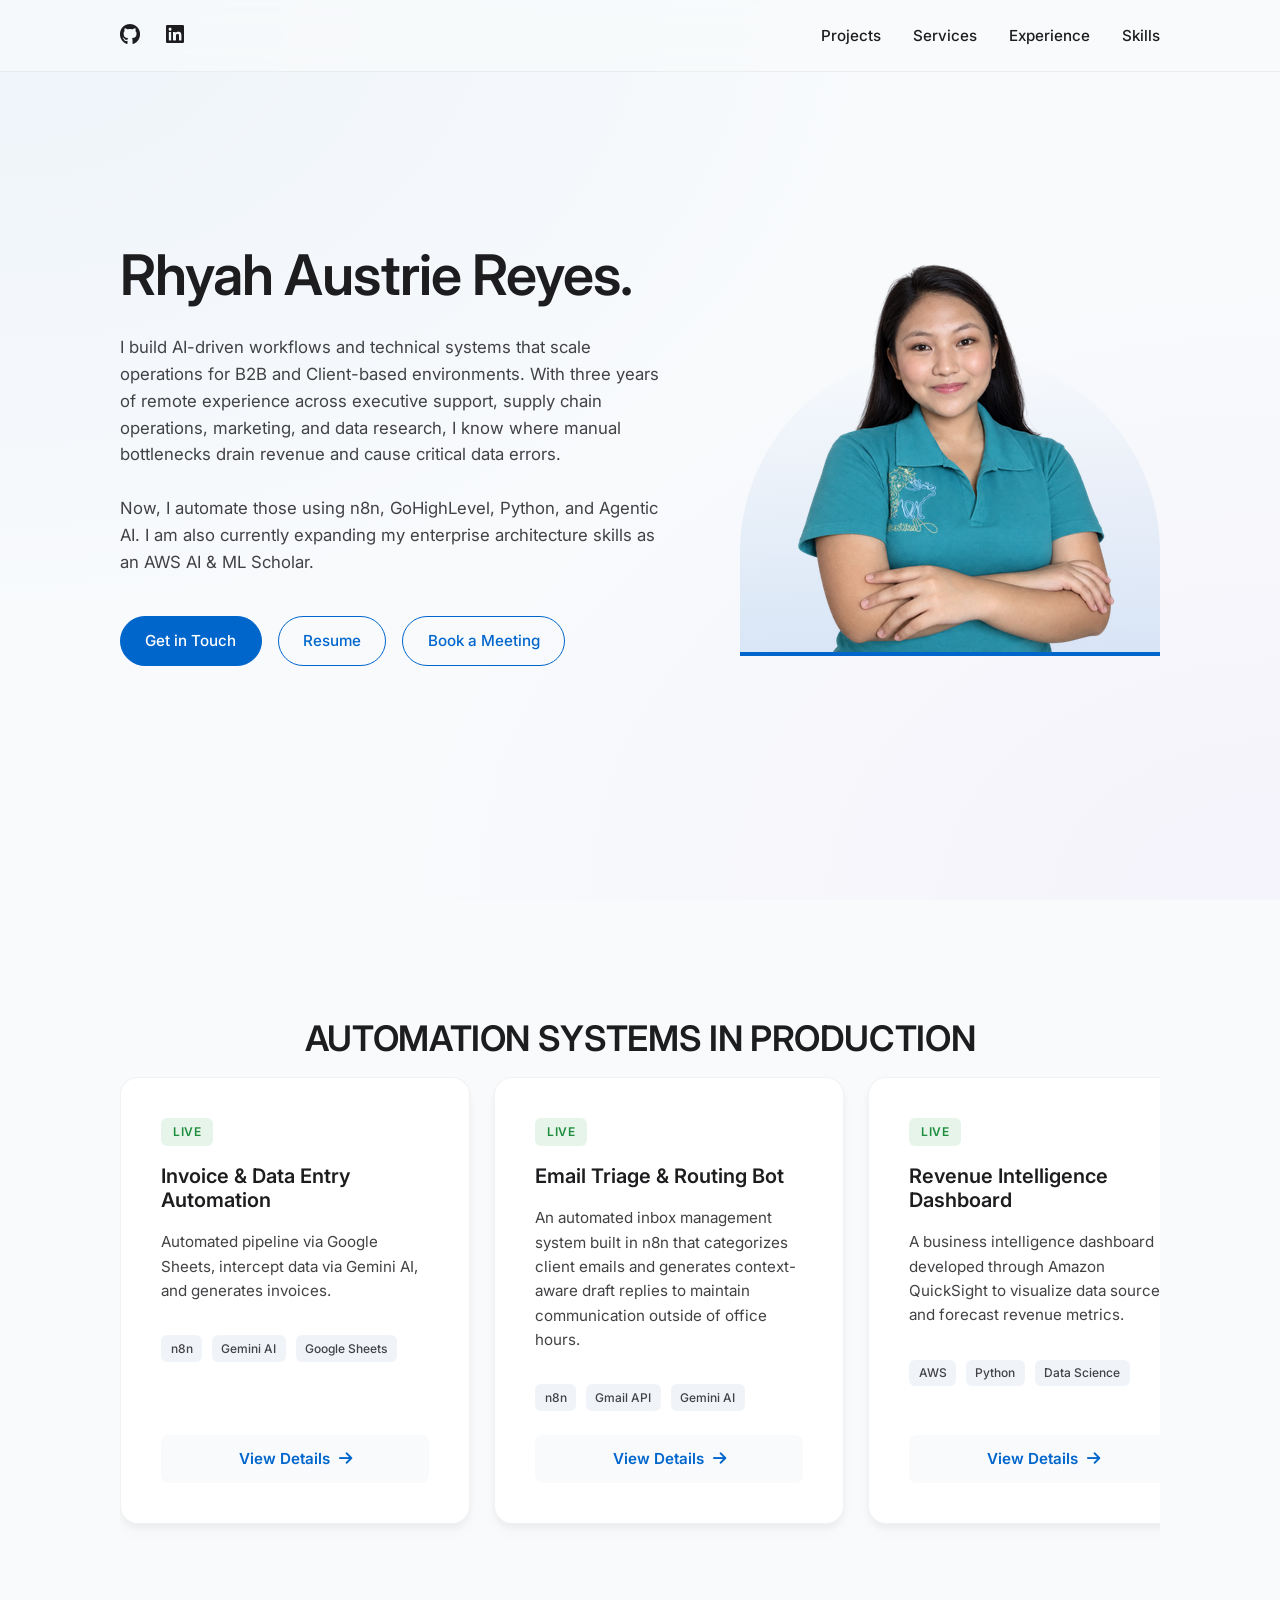
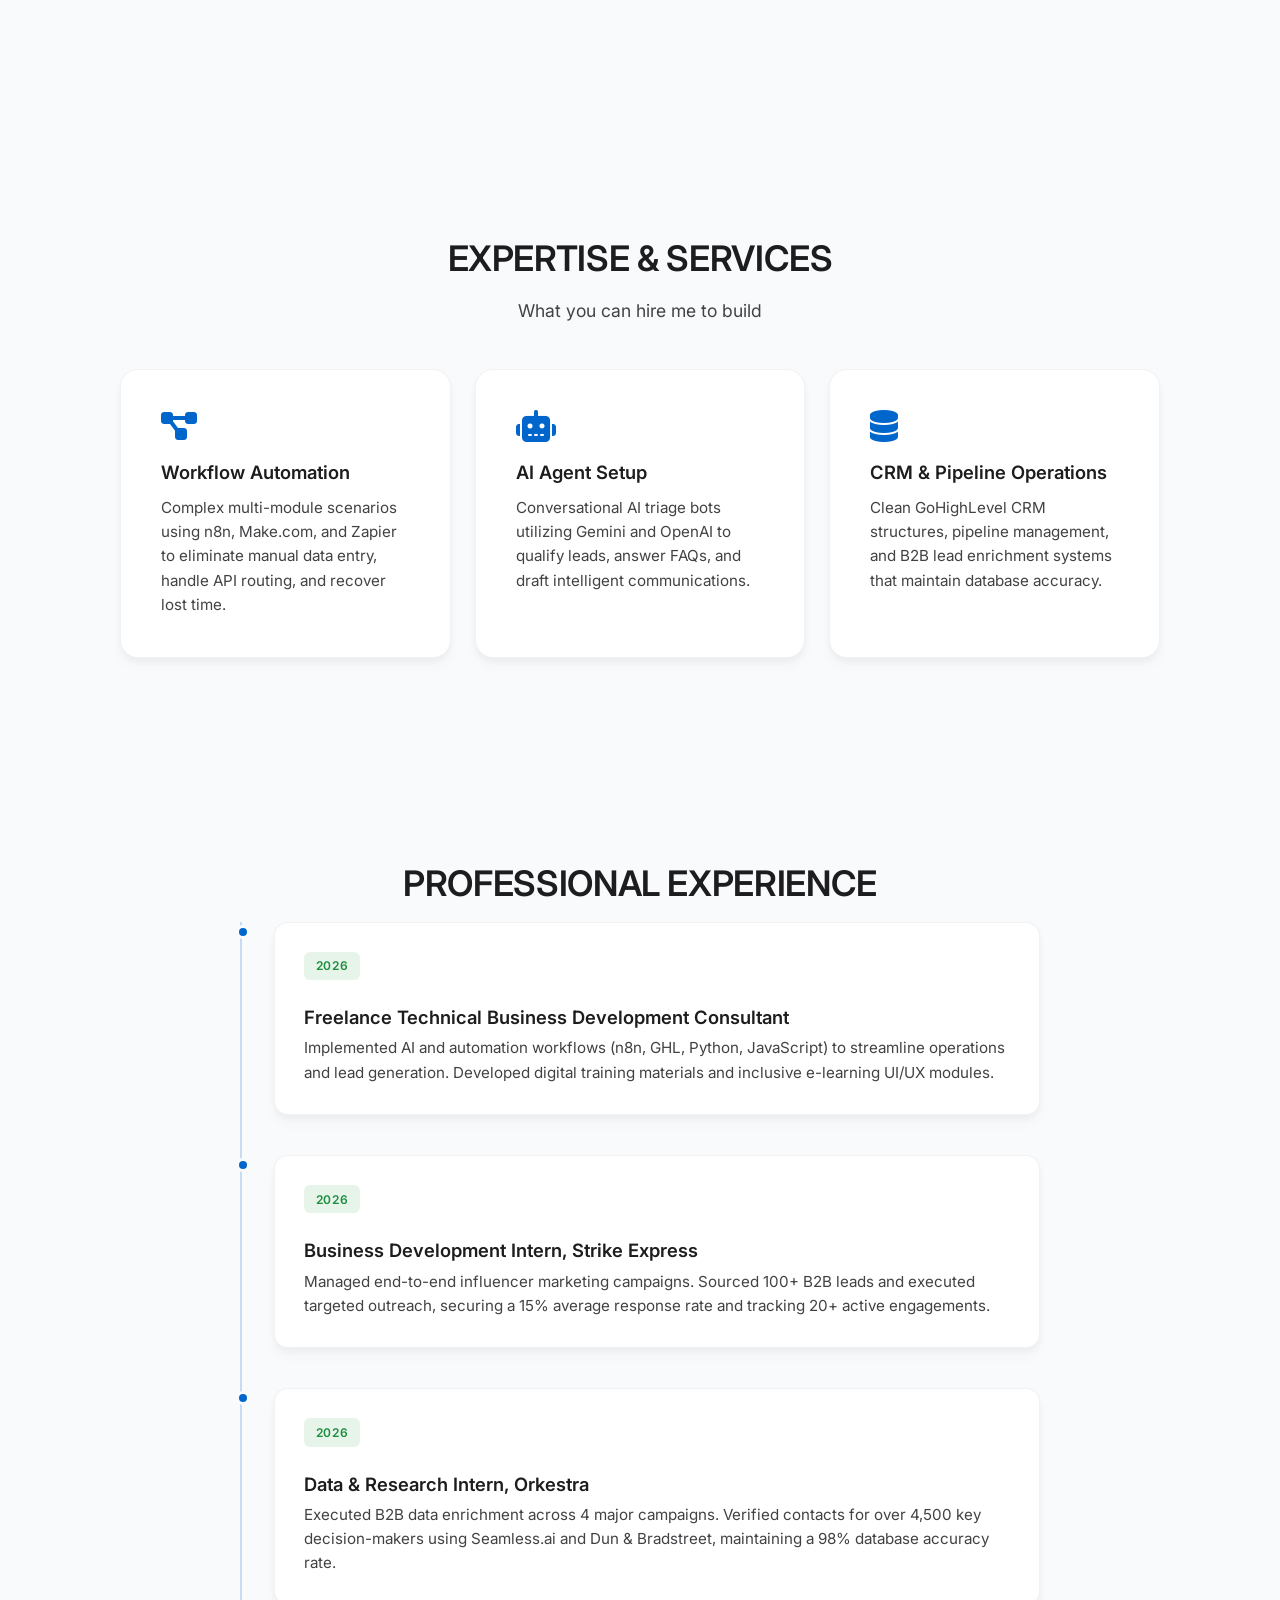
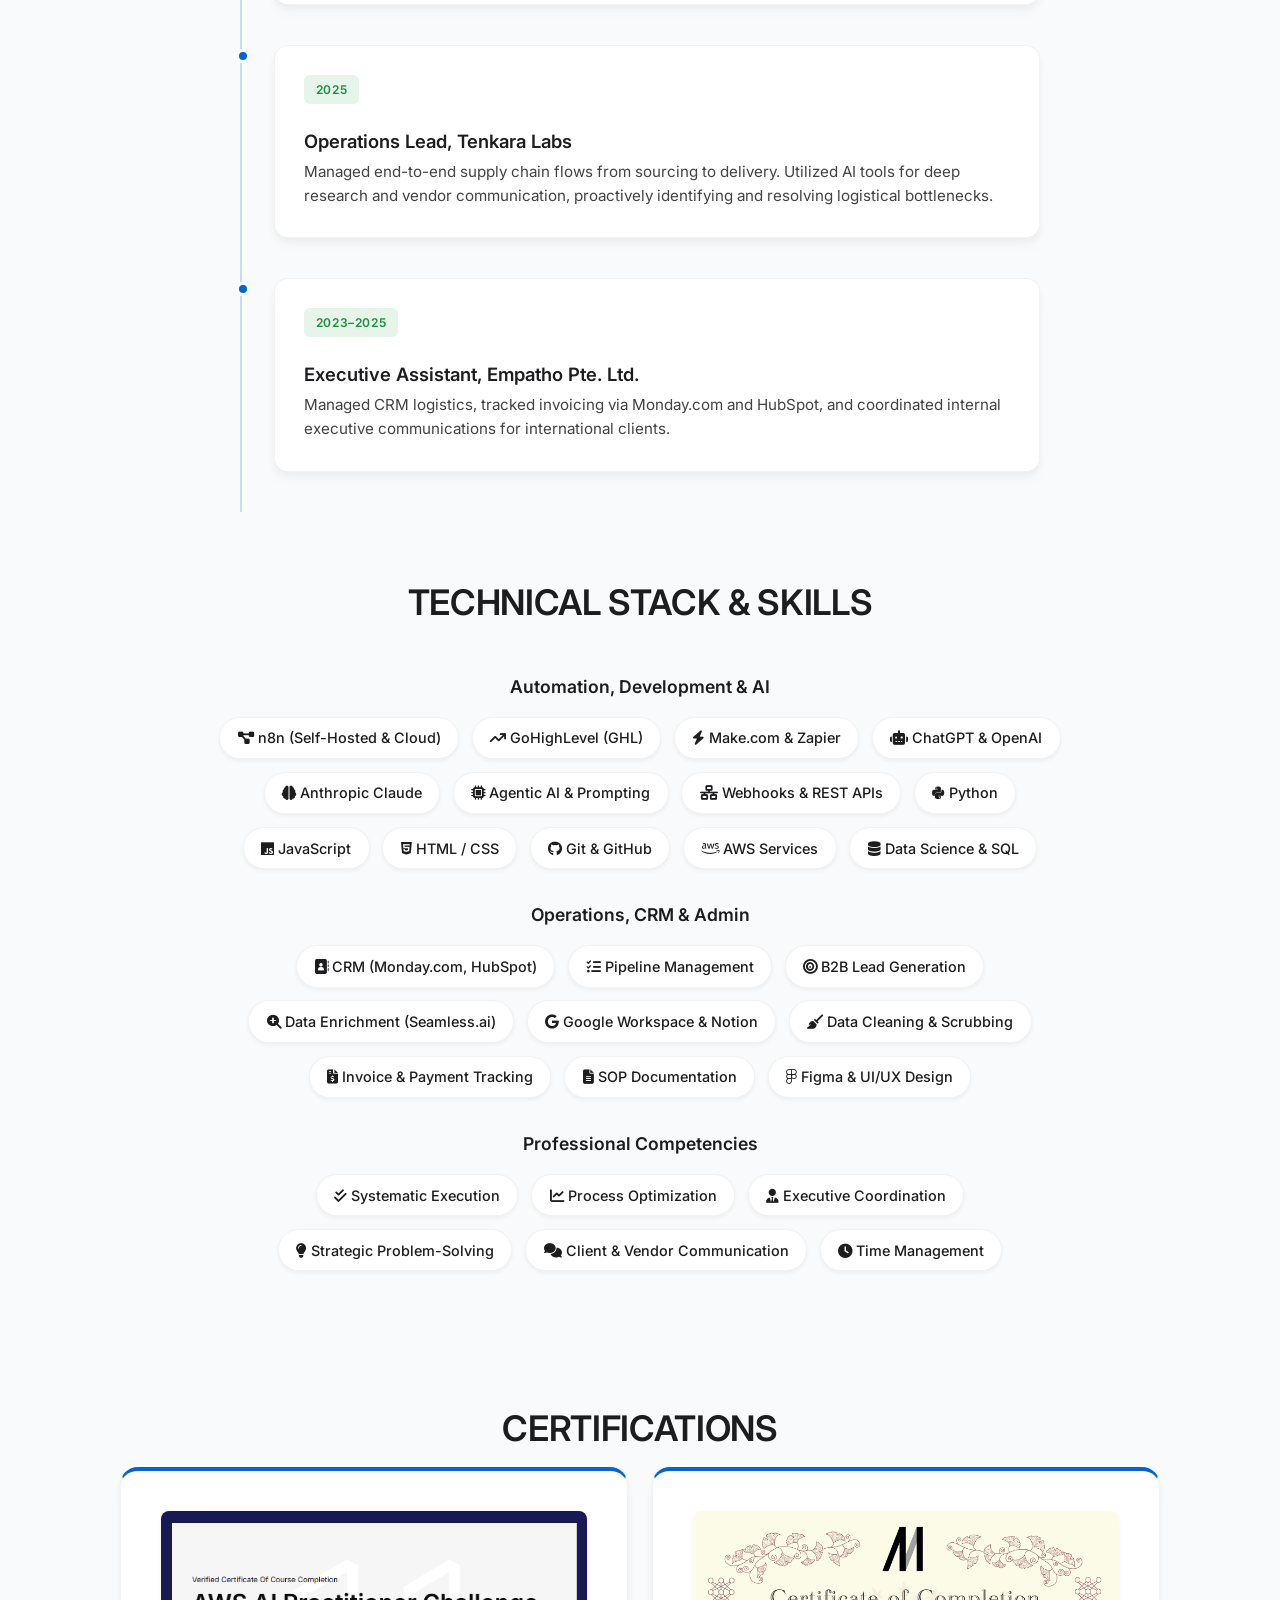
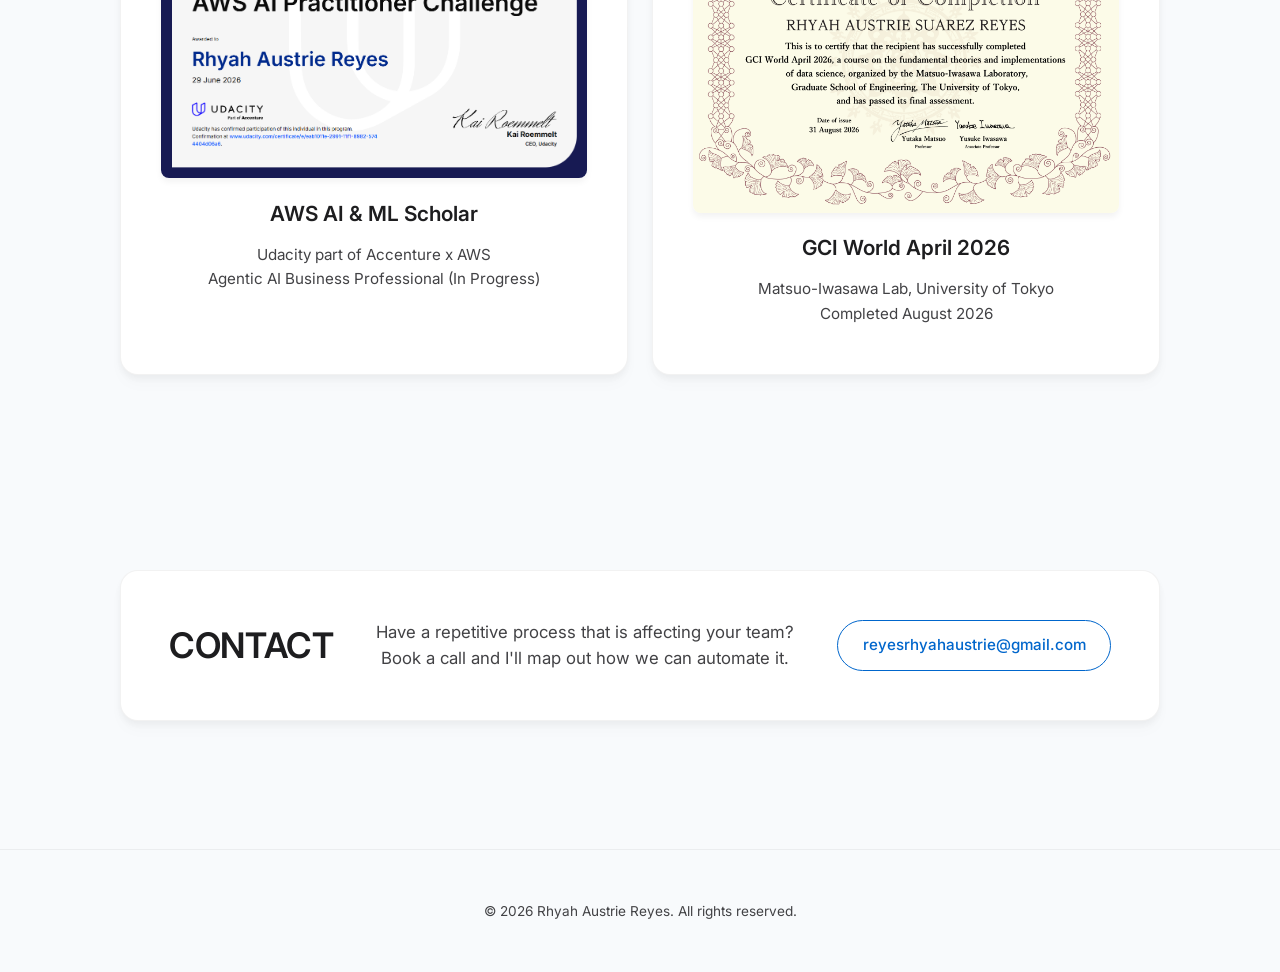
<file: index.html>
<!DOCTYPE html>
<html lang="en">
<head>
    <meta charset="UTF-8" />
    <meta name="viewport" content="width=device-width, initial-scale=1" />
    <meta name="description" content="Rhyah Austrie Reyes: Technical Operations and AI Automation Specialist. I build n8n, Python, and Agentic AI workflows that scale B2B operations." />
    <meta name="author" content="Rhyah Austrie Reyes">
    <link rel="preconnect" href="https://fonts.googleapis.com" />
    <link rel="preconnect" href="https://fonts.gstatic.com" crossorigin />
    <link href="https://fonts.googleapis.com/css2?family=Inter:wght@400;500;600;700&display=swap" rel="stylesheet" />
    <link rel="stylesheet" href="https://cdnjs.cloudflare.com/ajax/libs/font-awesome/6.4.0/css/all.min.css">
    <link rel="icon" href="./assets/favicon.ico">
    <title>Rhyah Austrie Reyes | Technical Operations & AI Automation</title>
    <link rel="stylesheet" href="style.css" />
</head>

<body class="light" id="top">
    <header class="header">
        <div class="header__inner">
            <div class="social-links">
                <a target="_blank" href="https://github.com/reyesrhyahaustrie" aria-label="github" class="link link--icon"><i class="fab fa-github"></i></a>
                <a target="_blank" href="https://www.linkedin.com/in/rhyahaustriereyes/" aria-label="linkedin" class="link link--icon"><i class="fab fa-linkedin"></i></a>
            </div>
            <nav class="nav">
                <ul class="nav__list">
                    <li class="nav__list-item"><a class="link link--nav" href="#projects">Projects</a></li>
                    <li class="nav__list-item"><a class="link link--nav" href="#services">Services</a></li>
                    <li class="nav__list-item"><a class="link link--nav" href="#experience">Experience</a></li>
                    <li class="nav__list-item"><a class="link link--nav" href="#skills">Skills</a></li>
                </ul>
            </nav>
        </div>
    </header>

    <main>
        <div class="about">
            <div class="about__info">
                <h1><span class="about__name">Rhyah Austrie Reyes.</span></h1>
                <p class="about__desc">
                    I build AI-driven workflows and technical systems that scale operations for B2B and Client-based environments. With three years of remote experience across executive support, supply chain operations, marketing, and data research, I know where manual bottlenecks drain revenue and cause critical data errors.
                    <br><br>
                    Now, I automate those using n8n, GoHighLevel, Python, and Agentic AI. I am also currently expanding my enterprise architecture skills as an AWS AI & ML Scholar.
                </p>
                <div class="about__contact center">
                    <a href="#contact"><span class="btn btn--outline">Get in Touch</span></a>
                    <a target="_blank" href="./assets/Resume - Rhyah Reyes.pdf"><span class="btn btn--outline">Resume</span></a>
                    <a target="_blank" href="https://calendly.com/reyesrhyahaustrie/30min"><span class="btn btn--outline">Book a Meeting</span></a>
                </div>
            </div>
            
            <div class="about__image-container">
                <img src="./assets/profile-photo.png" alt="Rhyah Austrie Reyes" class="about__image-photo">
            </div>
        </div>

        <section id="projects" class="section projects">
            <h2 class="section__title">Automation Systems in Production</h2>
            <div class="projects__grid horizontal-scroll">

                <div class="project">
                    <span class="badge badge--live">LIVE</span>
                    <h5>Invoice & Data Entry Automation</h5>
                    <p class="project__description">Automated pipeline via Google Sheets, intercept data via Gemini AI, and generates invoices.</p>
                    <ul class="project__stack project__stack--left">
                        <li class="project__stack-item">n8n</li>
                        <li class="project__stack-item">Gemini AI</li>
                        <li class="project__stack-item">Google Sheets</li>
                    </ul>
                    <a href="project-invoice.html" class="btn--project">View Details <i class="fas fa-arrow-right" style="margin-left: 5px;"></i></a>
                </div>

                <div class="project">
                    <span class="badge badge--live">LIVE</span>
                    <h5>Email Triage & Routing Bot</h5>
                    <p class="project__description">An automated inbox management system built in n8n that categorizes client emails and generates context-aware draft replies to maintain communication outside of office hours.</p>
                    <ul class="project__stack">
                        <li class="project__stack-item">n8n</li>
                        <li class="project__stack-item">Gmail API</li>
                        <li class="project__stack-item">Gemini AI</li>
                    </ul>
                    <a href="project-email.html" class="btn--project">View Details <i class="fas fa-arrow-right" style="margin-left: 5px;"></i></a>
                </div>

                <div class="project">
                    <span class="badge badge--live">LIVE</span>
                    <h5>Revenue Intelligence Dashboard</h5>
                    <p class="project__description">A business intelligence dashboard developed through Amazon QuickSight to visualize data sources and forecast revenue metrics.</p>
                    <ul class="project__stack">
                        <li class="project__stack-item">AWS</li>
                        <li class="project__stack-item">Python</li>
                        <li class="project__stack-item">Data Science</li>
                    </ul>
                    <a href="project-dashboard.html" class="btn--project">View Details <i class="fas fa-arrow-right" style="margin-left: 5px;"></i></a>
                </div>
                
                <div class="project">
                    <span class="badge badge--live">LIVE</span>
                    <h5>OUmate EdTech App UI/UX Design</h5>
                    <p class="project__description">High-fidelity interactive wireframes for University of the Philippines - Open University productivity application.</p>
                    <ul class="project__stack">
                        <li class="project__stack-item">Figma</li>
                        <li class="project__stack-item">UI/UX Design</li>
                    </ul>
                    <a href="project-oumate.html" class="btn--project">View Details <i class="fas fa-arrow-right" style="margin-left: 5px;"></i></a>
                </div>

            </div>
        </section>

        <section class="section" id="services">
            <h2 class="section__title">Expertise & Services</h2>
            <p class="subhead">What you can hire me to build</p>
            <div class="services__grid">
                <div class="service-card">
                    <i class="fas fa-project-diagram service-icon"></i>
                    <h4>Workflow Automation</h4>
                    <p>Complex multi-module scenarios using n8n, Make.com, and Zapier to eliminate manual data entry, handle API routing, and recover lost time.</p>
                </div>
                <div class="service-card">
                    <i class="fas fa-robot service-icon"></i>
                    <h4>AI Agent Setup</h4>
                    <p>Conversational AI triage bots utilizing Gemini and OpenAI to qualify leads, answer FAQs, and draft intelligent communications.</p>
                </div>
                <div class="service-card">
                    <i class="fas fa-database service-icon"></i>
                    <h4>CRM & Pipeline Operations</h4>
                    <p>Clean GoHighLevel CRM structures, pipeline management, and B2B lead enrichment systems that maintain database accuracy.</p>
                </div>
            </div>
        </section>

        <section class="section" id="experience">
            <h2 class="section__title">Professional Experience</h2>
            <div class="experience__timeline">
                <div class="timeline-item">
                    <div class="timeline-marker"></div>
                    <div class="timeline-content">
                        <span class="badge badge--live">2026</span>
                        <h4>Freelance Technical Business Development Consultant</h4>
                        <p>Implemented AI and automation workflows (n8n, GHL, Python, JavaScript) to streamline operations and lead generation. Developed digital training materials and inclusive e-learning UI/UX modules.</p>
                    </div>
                </div>
                <div class="timeline-item">
                    <div class="timeline-marker"></div>
                    <div class="timeline-content">
                        <span class="badge badge--live">2026</span>
                        <h4>Business Development Intern, Strike Express</h4>
                        <p>Managed end-to-end influencer marketing campaigns. Sourced 100+ B2B leads and executed targeted outreach, securing a 15% average response rate and tracking 20+ active engagements.</p>
                    </div>
                </div>
                <div class="timeline-item">
                    <div class="timeline-marker"></div>
                    <div class="timeline-content">
                        <span class="badge badge--live">2026</span>
                        <h4>Data & Research Intern, Orkestra</h4>
                        <p>Executed B2B data enrichment across 4 major campaigns. Verified contacts for over 4,500 key decision-makers using Seamless.ai and Dun & Bradstreet, maintaining a 98% database accuracy rate.</p>
                    </div>
                </div>
                <div class="timeline-item">
                    <div class="timeline-marker"></div>
                    <div class="timeline-content">
                        <span class="badge badge--live">2025</span>
                        <h4>Operations Lead, Tenkara Labs</h4>
                        <p>Managed end-to-end supply chain flows from sourcing to delivery. Utilized AI tools for deep research and vendor communication, proactively identifying and resolving logistical bottlenecks.</p>
                    </div>
                </div>
                <div class="timeline-item">
                    <div class="timeline-marker"></div>
                    <div class="timeline-content">
                        <span class="badge badge--live">2023–2025</span>
                        <h4>Executive Assistant, Empatho Pte. Ltd.</h4>
                        <p>Managed CRM logistics, tracked invoicing via Monday.com and HubSpot, and coordinated internal executive communications for international clients.</p>
                    </div>
                </div>
            </div>
        </section>

        <section class="section skills" id="skills">
            <h2 class="section__title">Technical Stack & Skills</h2>
            
            <div class="tech-desc"><p>Automation, Development & AI</p></div>
            <ul class="skills__list">
                <li class="skills__list-item btn btn--plain"><i class="fas fa-project-diagram"></i> n8n (Self-Hosted & Cloud)</li>
                <li class="skills__list-item btn btn--plain"><i class="fas fa-arrow-trend-up"></i> GoHighLevel (GHL)</li>
                <li class="skills__list-item btn btn--plain"><i class="fas fa-bolt"></i> Make.com & Zapier</li>
                <li class="skills__list-item btn btn--plain"><i class="fas fa-robot"></i> ChatGPT & OpenAI</li>
                <li class="skills__list-item btn btn--plain"><i class="fas fa-brain"></i> Anthropic Claude</li>
                <li class="skills__list-item btn btn--plain"><i class="fas fa-microchip"></i> Agentic AI & Prompting</li>
                <li class="skills__list-item btn btn--plain"><i class="fas fa-network-wired"></i> Webhooks & REST APIs</li>
                <li class="skills__list-item btn btn--plain"><i class="fab fa-python"></i> Python</li>
                <li class="skills__list-item btn btn--plain"><i class="fab fa-js"></i> JavaScript</li>
                <li class="skills__list-item btn btn--plain"><i class="fab fa-html5"></i> HTML / CSS</li>
                <li class="skills__list-item btn btn--plain"><i class="fab fa-github"></i> Git & GitHub</li>
                <li class="skills__list-item btn btn--plain"><i class="fab fa-aws"></i> AWS Services</li>
                <li class="skills__list-item btn btn--plain"><i class="fas fa-database"></i> Data Science & SQL</li>
            </ul>
            
            <div class="tech-desc"><p>Operations, CRM & Admin</p></div>
            <ul class="skills__list">
                <li class="skills__list-item btn btn--plain"><i class="fas fa-address-book"></i> CRM (Monday.com, HubSpot)</li>
                <li class="skills__list-item btn btn--plain"><i class="fas fa-tasks"></i> Pipeline Management</li>
                <li class="skills__list-item btn btn--plain"><i class="fas fa-bullseye"></i> B2B Lead Generation</li>
                <li class="skills__list-item btn btn--plain"><i class="fas fa-search-plus"></i> Data Enrichment (Seamless.ai)</li>
                <li class="skills__list-item btn btn--plain"><i class="fab fa-google"></i> Google Workspace & Notion</li>
                <li class="skills__list-item btn btn--plain"><i class="fas fa-broom"></i> Data Cleaning & Scrubbing</li>
                <li class="skills__list-item btn btn--plain"><i class="fas fa-file-invoice-dollar"></i> Invoice & Payment Tracking</li>
                <li class="skills__list-item btn btn--plain"><i class="fas fa-file-alt"></i> SOP Documentation</li>
                <li class="skills__list-item btn btn--plain"><i class="fab fa-figma"></i> Figma & UI/UX Design</li>
            </ul>

            <div class="tech-desc"><p>Professional Competencies</p></div>
            <ul class="skills__list">
                <li class="skills__list-item btn btn--plain"><i class="fas fa-check-double"></i> Systematic Execution</li>
                <li class="skills__list-item btn btn--plain"><i class="fas fa-chart-line"></i> Process Optimization</li>
                <li class="skills__list-item btn btn--plain"><i class="fas fa-user-tie"></i> Executive Coordination</li>
                <li class="skills__list-item btn btn--plain"><i class="fas fa-lightbulb"></i> Strategic Problem-Solving</li>
                <li class="skills__list-item btn btn--plain"><i class="fas fa-comments"></i> Client & Vendor Communication</li>
                <li class="skills__list-item btn btn--plain"><i class="fas fa-clock"></i> Time Management</li>
            </ul>
        </section>

        <section class="section" id="certifications">
            <h2 class="section__title">Certifications</h2>
            <div class="projects__grid">
                <div class="project" style="text-align: center; border-top: 4px solid var(--clr-primary); align-items: center;">
                    <a href="https://www.linkedin.com/feed/update/urn:li:activity:7477340075903700994/" target="_blank" style="display: block;">
                        <img src="./assets/cert aws ai practitioner challenge.png" alt="AWS AI & ML Scholar Certificate" style="width: 100%; border-radius: 8px; margin-bottom: 1rem; box-shadow: 0 4px 6px rgba(0,0,0,0.05); transition: opacity 0.2s;" onmouseover="this.style.opacity='0.8'" onmouseout="this.style.opacity='1'">
                    </a>
                    <h5 style="margin-bottom: 0.5rem; font-size: 1.3rem;">AWS AI & ML Scholar</h5>
                    <p class="project__description">Udacity part of Accenture x AWS<br>Agentic AI Business Professional (In Progress)</p>
                </div>
                <div class="project" style="text-align: center; border-top: 4px solid var(--clr-primary); align-items: center;">
                    <a href="https://www.linkedin.com/feed/update/urn:li:activity:7505572441604329472/" target="_blank" style="display: block;">
                        <img src="./assets/cert gci.png" alt="GCI World April 2026 Certificate" style="width: 100%; border-radius: 8px; margin-bottom: 1rem; box-shadow: 0 4px 6px rgba(0,0,0,0.05); transition: opacity 0.2s;" onmouseover="this.style.opacity='0.8'" onmouseout="this.style.opacity='1'">
                    </a>
                    <h5 style="margin-bottom: 0.5rem; font-size: 1.3rem;">GCI World April 2026</h5>
                    <p class="project__description">Matsuo-Iwasawa Lab, University of Tokyo<br>Completed August 2026</p>
                </div>
            </div>
        </section>

        <section class="contact-banner" id="contact">
            <h2>Contact</h2>
            <p>Have a repetitive process that is affecting your team? Book a call and I'll map out how we can automate it.</p>
            <a href="mailto:reyesrhyahaustrie@gmail.com">
                <span class="btn btn--outline" style="white-space: nowrap;">reyesrhyahaustrie@gmail.com</span>
            </a>
        </section>
    </main>

    <footer class="footer">
        <p><span class="footer__link">&copy; 2026 Rhyah Austrie Reyes. All rights reserved.</span></p>
    </footer>
</body>
</html>
</file>
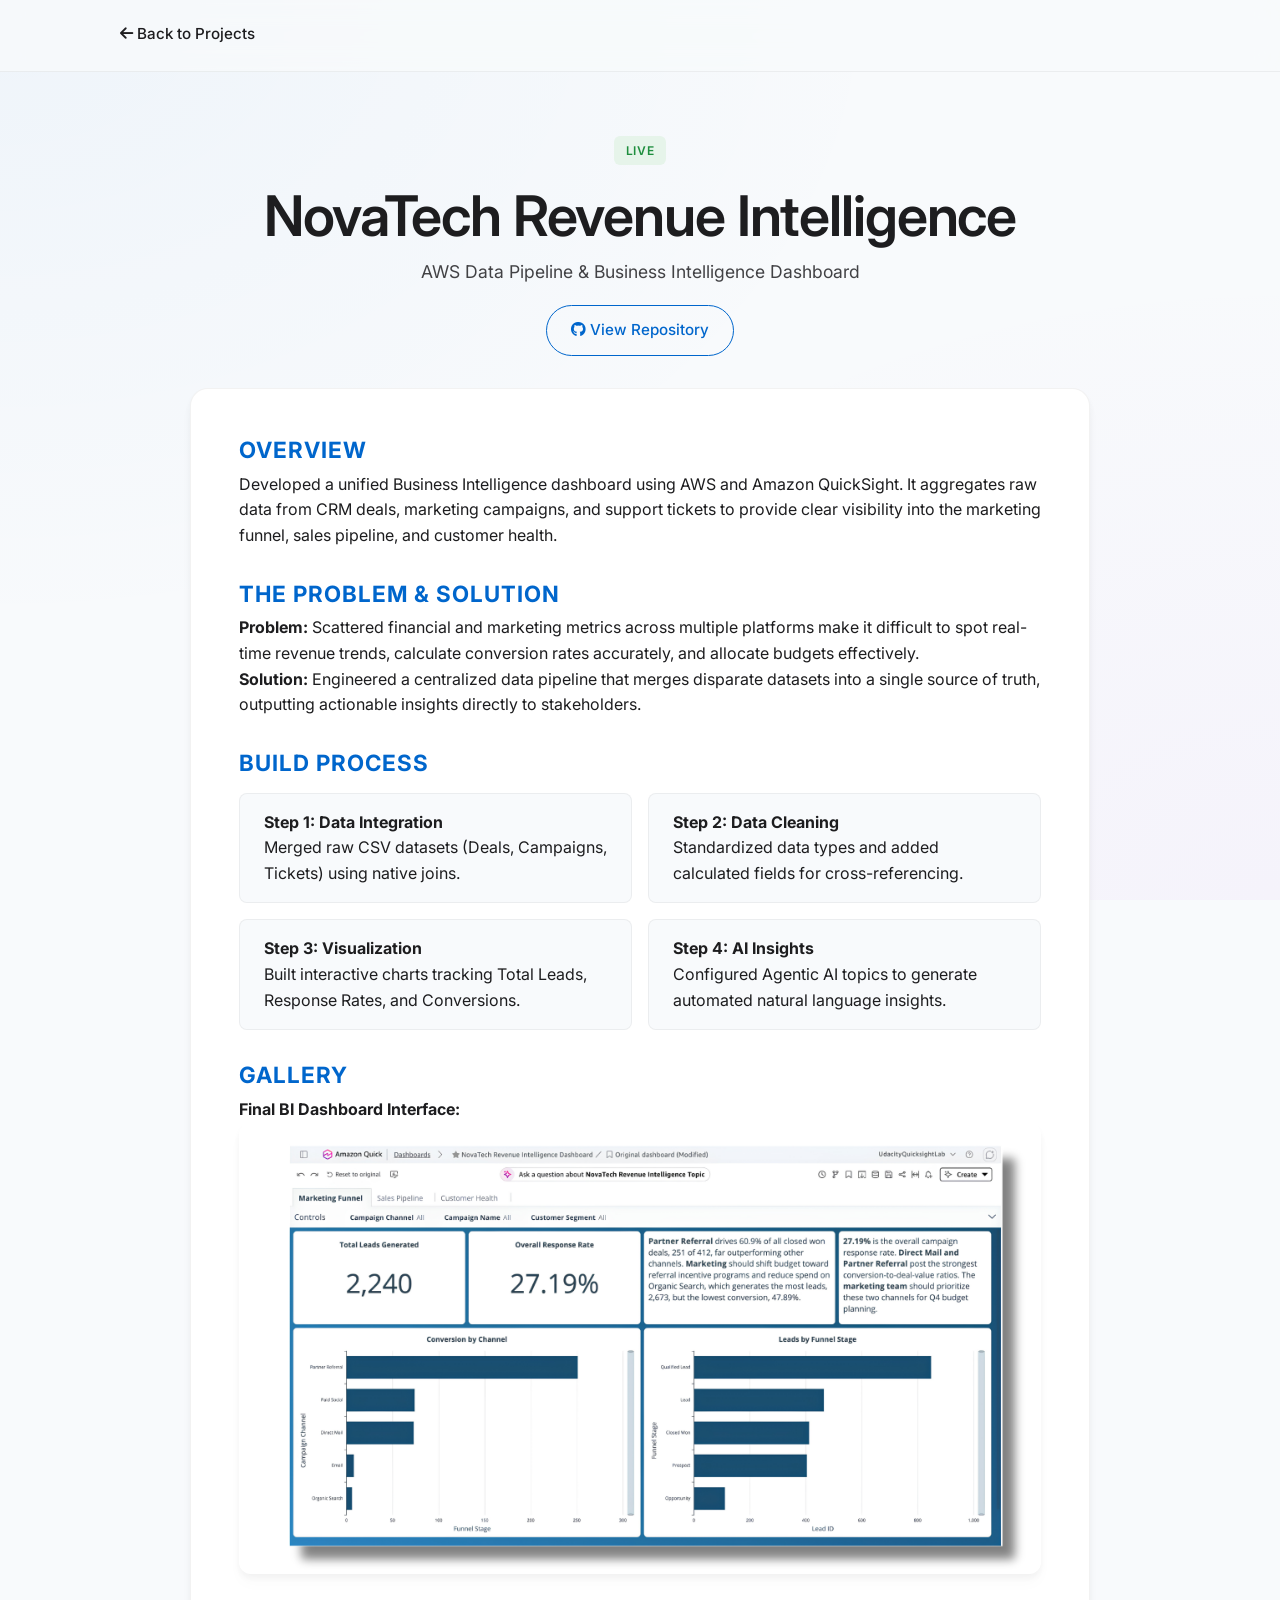
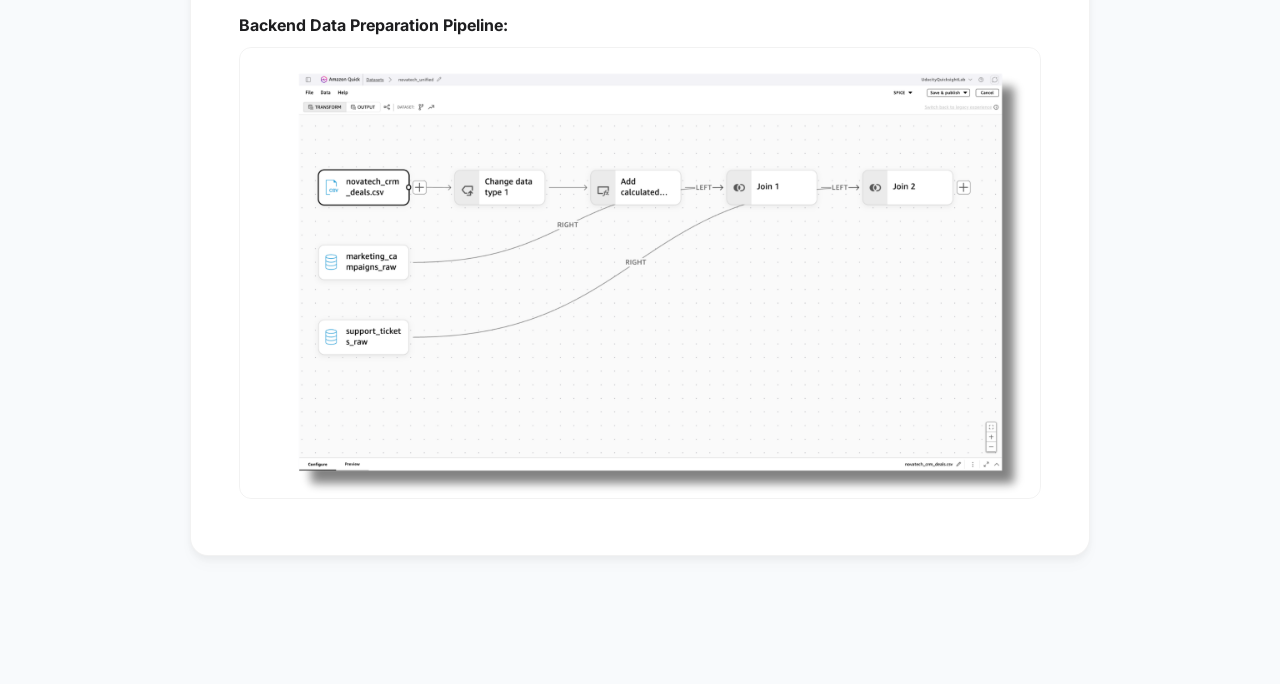
<file: project-dashboard.html>
<!DOCTYPE html>
<html lang="en">
<head>
    <meta charset="UTF-8" />
    <meta name="viewport" content="width=device-width, initial-scale=1" />
    <title>Revenue Intelligence Dashboard | Rhyah Austrie Reyes</title>
    <link rel="preconnect" href="https://fonts.googleapis.com" />
    <link rel="preconnect" href="https://fonts.gstatic.com" crossorigin />
    <link href="https://fonts.googleapis.com/css2?family=Inter:wght@400;500;600;700&display=swap" rel="stylesheet" />
    <link rel="stylesheet" href="https://cdnjs.cloudflare.com/ajax/libs/font-awesome/6.4.0/css/all.min.css">
    <link rel="stylesheet" href="style.css" />
    <style>
        .project-header { text-align: center; margin: 4rem 0 2rem; }
        .project-content { 
            background: var(--clr-bg-alt); 
            padding: 3rem; 
            border-radius: 18px; 
            box-shadow: var(--shadow); 
            margin-bottom: 4rem; 
            border: 1px solid rgba(0,0,0,0.05);
        }
        .project-content h3 { margin-top: 2rem; margin-bottom: 0.5rem; color: var(--clr-primary); font-size: 1.4rem; text-transform: uppercase; font-weight: 700; letter-spacing: 1px;}
        .workflow-list { display: flex; flex-wrap: wrap; gap: 1rem; margin-top: 1rem; }
        .workflow-list li { background: var(--clr-bg); padding: 1rem 1.5rem; border-radius: 8px; flex: 1 1 45%; border: 1px solid rgba(0,0,0,0.05); }
    </style>
</head>
<body class="light">
    <header class="header">
        <div class="header__inner">
            <div class="social-links">
                <a href="index.html#projects" class="link link--nav"><i class="fas fa-arrow-left"></i> Back to Projects</a>
            </div>
        </div>
    </header>

    <main style="max-width: 900px;">
        <div class="project-header">
            <span class="badge badge--live">LIVE</span>
            <h1>NovaTech Revenue Intelligence</h1>
            <p class="subhead">AWS Data Pipeline & Business Intelligence Dashboard</p>
            <div style="margin-top: 1rem;">
                <a href="https://github.com/reyesrhyahaustrie/novatech-revenue-intelligence-dashboard" target="_blank" class="btn btn--outline"><i class="fab fa-github"></i> View Repository</a>
            </div>
        </div>

        <div class="project-content">
            <h3>Overview</h3>
            <p>Developed a unified Business Intelligence dashboard using AWS and Amazon QuickSight. It aggregates raw data from CRM deals, marketing campaigns, and support tickets to provide clear visibility into the marketing funnel, sales pipeline, and customer health.</p>
            
            <h3>The Problem & Solution</h3>
            <p><strong>Problem:</strong> Scattered financial and marketing metrics across multiple platforms make it difficult to spot real-time revenue trends, calculate conversion rates accurately, and allocate budgets effectively.</p>
            <p><strong>Solution:</strong> Engineered a centralized data pipeline that merges disparate datasets into a single source of truth, outputting actionable insights directly to stakeholders.</p>
            
            <h3>Build Process</h3>
            <ul class="workflow-list">
                <li><strong>Step 1: Data Integration</strong><br>Merged raw CSV datasets (Deals, Campaigns, Tickets) using native joins.</li>
                <li><strong>Step 2: Data Cleaning</strong><br>Standardized data types and added calculated fields for cross-referencing.</li>
                <li><strong>Step 3: Visualization</strong><br>Built interactive charts tracking Total Leads, Response Rates, and Conversions.</li>
                <li><strong>Step 4: AI Insights</strong><br>Configured Agentic AI topics to generate automated natural language insights.</li>
            </ul>

            <h3>Gallery</h3>
            <p><strong>Final BI Dashboard Interface:</strong></p>
            <img src="assets/dashboard-marketing-funnel.png" alt="Revenue Intelligence Dashboard UI" style="width: 100%; border-radius: 12px; margin-bottom: 2rem; box-shadow: var(--shadow);">
            
            <p><strong>Backend Data Preparation Pipeline:</strong></p>
            <img src="assets/dashboard-data.png" alt="AWS Data Pipeline Preparation" style="width: 100%; border-radius: 12px; margin-top: 0.5rem; border: 1px solid rgba(0,0,0,0.05);">
        </div>
    </main>
</body>
</html>
</file>
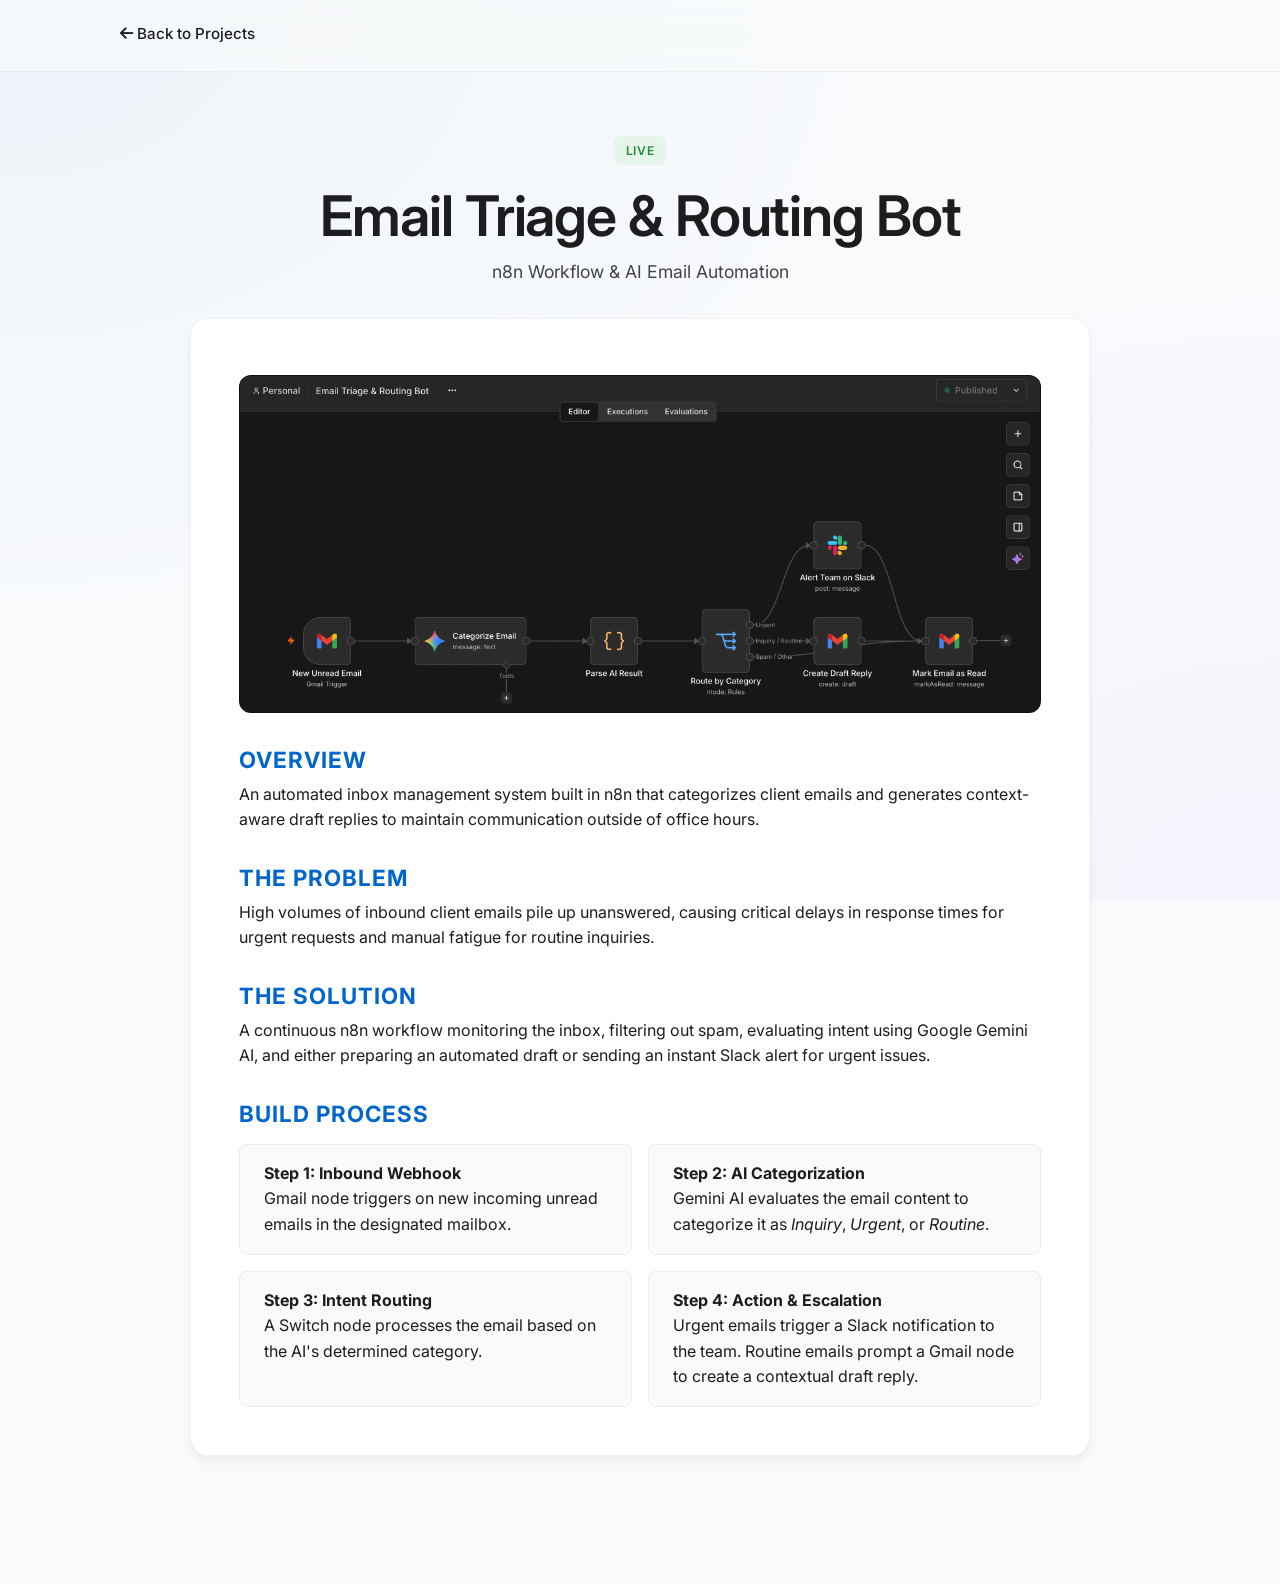
<file: project-email.html>
<!DOCTYPE html>
<html lang="en">
<head>
    <meta charset="UTF-8" />
    <meta name="viewport" content="width=device-width, initial-scale=1" />
    <title>Email Triage & Routing Bot | Rhyah Austrie Reyes</title>
    <link rel="preconnect" href="https://fonts.googleapis.com" />
    <link rel="preconnect" href="https://fonts.gstatic.com" crossorigin />
    <link href="https://fonts.googleapis.com/css2?family=Inter:wght@400;500;600;700&display=swap" rel="stylesheet" />
    <link rel="stylesheet" href="https://cdnjs.cloudflare.com/ajax/libs/font-awesome/6.4.0/css/all.min.css">
    <link rel="stylesheet" href="style.css" />
    <style>
        .project-header { text-align: center; margin: 4rem 0 2rem; }
        .project-content { 
            background: var(--clr-bg-alt); 
            padding: 3rem; 
            border-radius: 18px; 
            box-shadow: var(--shadow); 
            margin-bottom: 4rem; 
            border: 1px solid rgba(0,0,0,0.05);
        }
        .project-content h3 { margin-top: 2rem; margin-bottom: 0.5rem; color: var(--clr-primary); font-size: 1.4rem; text-transform: uppercase; font-weight: 700; letter-spacing: 1px;}
        .workflow-list { display: flex; flex-wrap: wrap; gap: 1rem; margin-top: 1rem; }
        .workflow-list li { background: var(--clr-bg); padding: 1rem 1.5rem; border-radius: 8px; flex: 1 1 45%; border: 1px solid rgba(0,0,0,0.05); }
    </style>
</head>
<body class="light">
    <header class="header">
        <div class="header__inner">
            <div class="social-links">
                <a href="index.html#projects" class="link link--nav"><i class="fas fa-arrow-left"></i> Back to Projects</a>
            </div>
        </div>
    </header>

    <main style="max-width: 900px;">
        <div class="project-header">
            <span class="badge badge--live">LIVE</span>
            <h1>Email Triage & Routing Bot</h1>
            <p class="subhead">n8n Workflow & AI Email Automation</p>
        </div>

        <div class="project-content">
           <img src="assets/project-email-n8n-workflow.png" alt="Email Triage n8n Workflow" style="width: 100%; border-radius: 12px; margin-top: 0.5rem; border: 1px solid rgba(0,0,0,0.05); background: #111;">
        &nbsp;
            <h3>Overview</h3>
            <p>An automated inbox management system built in n8n that categorizes client emails and generates context-aware draft replies to maintain communication outside of office hours.</p>
            
            <h3>The Problem</h3>
            <p>High volumes of inbound client emails pile up unanswered, causing critical delays in response times for urgent requests and manual fatigue for routine inquiries.</p>
            
            <h3>The Solution</h3>
            <p>A continuous n8n workflow monitoring the inbox, filtering out spam, evaluating intent using Google Gemini AI, and either preparing an automated draft or sending an instant Slack alert for urgent issues.</p>

            <h3>Build Process</h3>
            <ul class="workflow-list">
                <li><strong>Step 1: Inbound Webhook</strong><br>Gmail node triggers on new incoming unread emails in the designated mailbox.</li>
                <li><strong>Step 2: AI Categorization</strong><br>Gemini AI evaluates the email content to categorize it as <em>Inquiry</em>, <em>Urgent</em>, or <em>Routine</em>.</li>
                <li><strong>Step 3: Intent Routing</strong><br>A Switch node processes the email based on the AI's determined category.</li>
                <li><strong>Step 4: Action & Escalation</strong><br>Urgent emails trigger a Slack notification to the team. Routine emails prompt a Gmail node to create a contextual draft reply.</li>
            </ul>
        </div>
    </main>
</body>
</html>
</file>
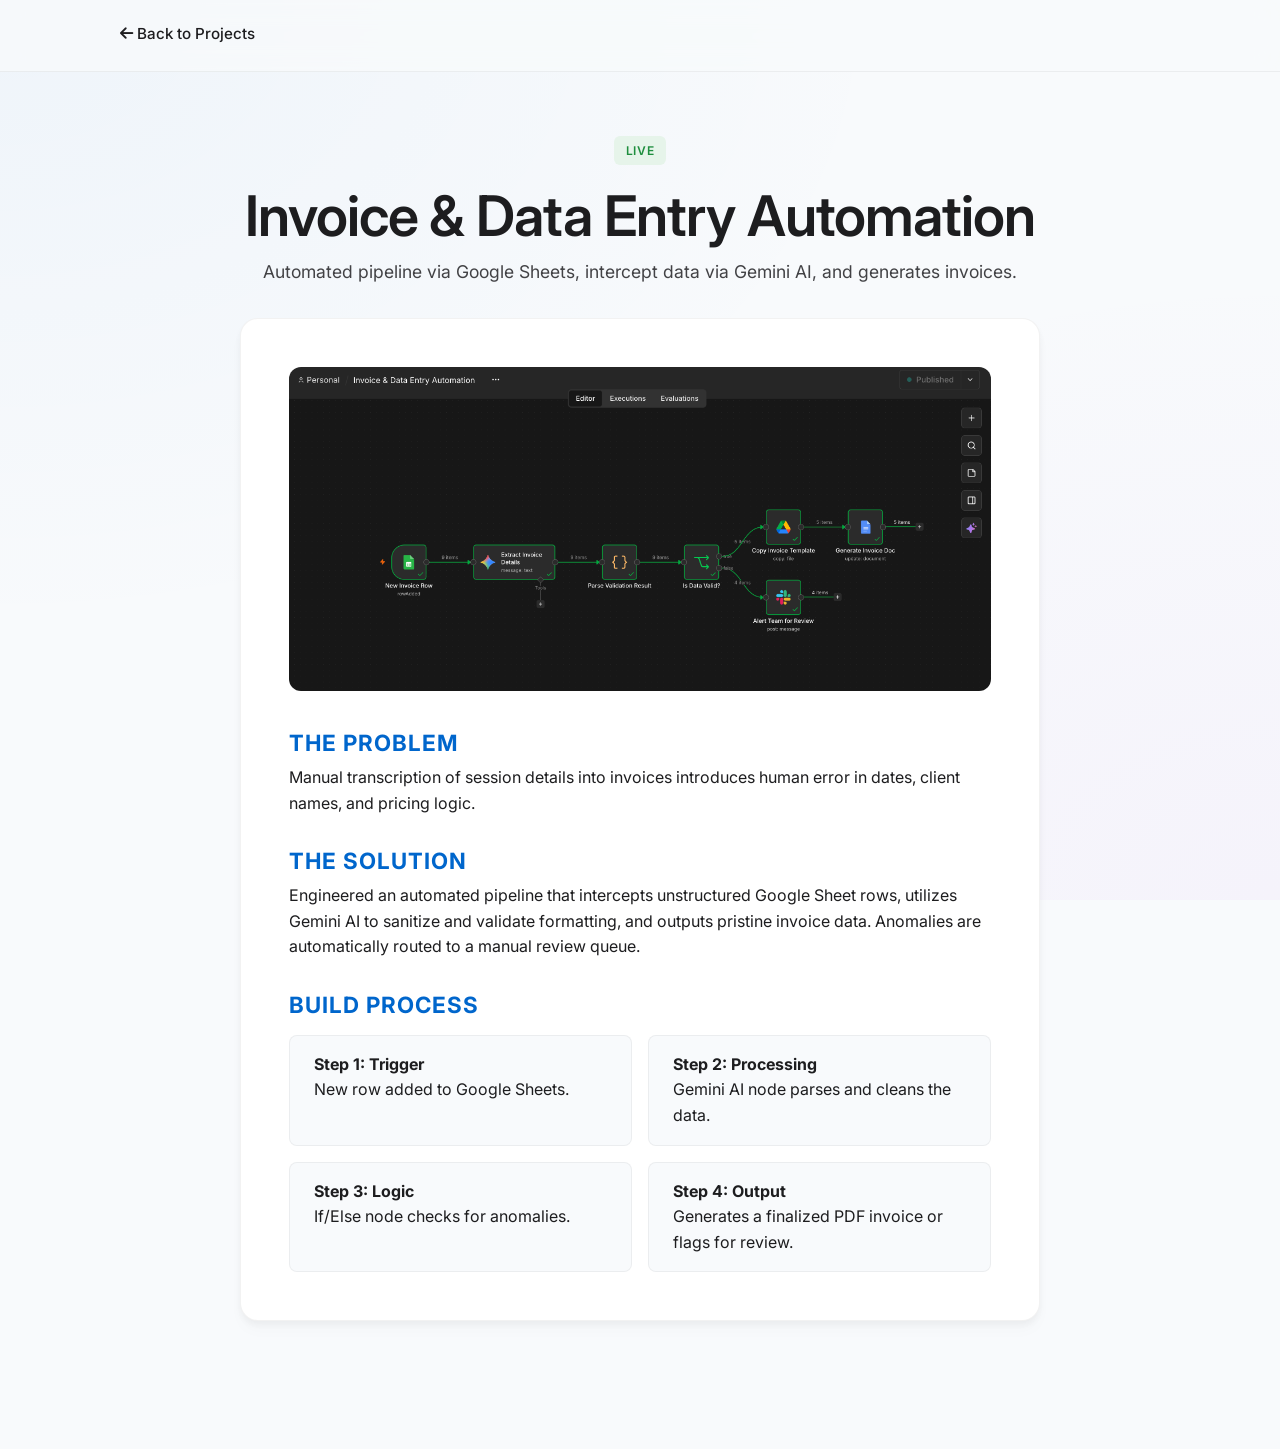
<file: project-invoice.html>
<!DOCTYPE html>
<html lang="en">
<head>
    <meta charset="UTF-8" />
    <meta name="viewport" content="width=device-width, initial-scale=1" />
    <title>Invoice & Data Entry Automation | Rhyah Austrie Reyes</title>
    <link rel="preconnect" href="https://fonts.googleapis.com" />
    <link rel="preconnect" href="https://fonts.gstatic.com" crossorigin />
    <link href="https://fonts.googleapis.com/css2?family=Inter:wght@400;500;600;700&display=swap" rel="stylesheet" />
    <link rel="stylesheet" href="https://cdnjs.cloudflare.com/ajax/libs/font-awesome/6.4.0/css/all.min.css">
    <link rel="stylesheet" href="style.css" />
    <style>
        .project-header { text-align: center; margin: 4rem 0 2rem; }
        .project-content { 
            background: var(--clr-bg-alt); 
            padding: 3rem; 
            border-radius: 18px; 
            box-shadow: var(--shadow); 
            margin-bottom: 4rem; 
            border: 1px solid rgba(0,0,0,0.05);
        }
        .project-content h3 { margin-top: 2rem; margin-bottom: 0.5rem; color: var(--clr-primary); font-size: 1.4rem; text-transform: uppercase; font-weight: 700; letter-spacing: 1px;}
        .workflow-list { display: flex; flex-wrap: wrap; gap: 1rem; margin-top: 1rem; }
        .workflow-list li { background: var(--clr-bg); padding: 1rem 1.5rem; border-radius: 8px; flex: 1 1 45%; border: 1px solid rgba(0,0,0,0.05); }
    </style>
</head>
<body class="light">
    <header class="header">
        <div class="header__inner">
            <div class="social-links">
                <a href="index.html#projects" class="link link--nav"><i class="fas fa-arrow-left"></i> Back to Projects</a>
            </div>
        </div>
    </header>

    <main style="max-width: 800px;">
        <div class="project-header">
            <span class="badge badge--live">LIVE</span>
            <h1>Invoice & Data Entry Automation</h1>
            <p class="subhead">Automated pipeline via Google Sheets, intercept data via Gemini AI, and generates invoices.</p>
        </div>

        <div class="project-content">
            <img src="assets/project-invoice-n8n-workflow.png" alt="n8n Workflow" style="width: 100%; border-radius: 12px; margin-bottom: 2rem; background: #111;">
            
            <h3>The Problem</h3>
            <p>Manual transcription of session details into invoices introduces human error in dates, client names, and pricing logic.</p>
            
            <h3>The Solution</h3>
            <p>Engineered an automated pipeline that intercepts unstructured Google Sheet rows, utilizes Gemini AI to sanitize and validate formatting, and outputs pristine invoice data. Anomalies are automatically routed to a manual review queue.</p>
            
            <h3>Build Process</h3>
            <ul class="workflow-list">
                <li><strong>Step 1: Trigger</strong><br>New row added to Google Sheets.</li>
                <li><strong>Step 2: Processing</strong><br>Gemini AI node parses and cleans the data.</li>
                <li><strong>Step 3: Logic</strong><br>If/Else node checks for anomalies.</li>
                <li><strong>Step 4: Output</strong><br>Generates a finalized PDF invoice or flags for review.</li>
            </ul>
        </div>
    </main>
</body>
</html>
</file>
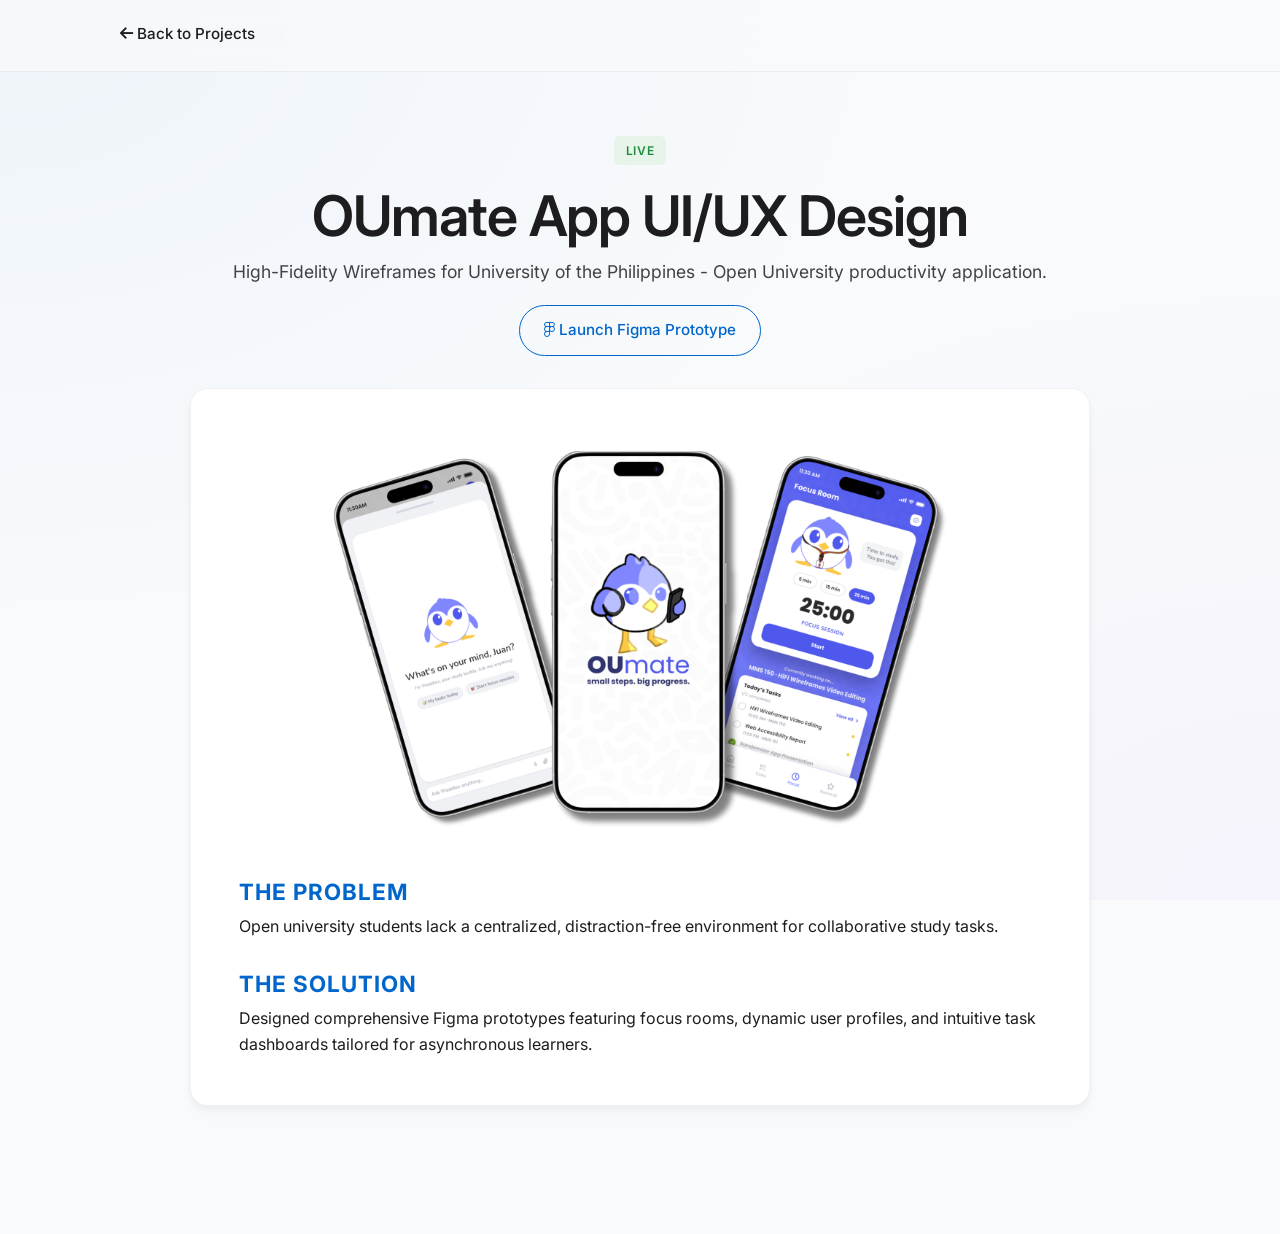
<file: project-oumate.html>
<!DOCTYPE html>

<html lang="en">
<head>
    <meta charset="UTF-8" />
    <meta name="viewport" content="width=device-width, initial-scale=1" />
    <title>OUmate App UI/UX Design | Rhyah Austrie Reyes</title>

<link rel="preconnect" href="https://fonts.googleapis.com" />
<link rel="preconnect" href="https://fonts.gstatic.com" crossorigin />
<link href="https://fonts.googleapis.com/css2?family=Inter:wght@400;500;600;700&display=swap" rel="stylesheet" />

<link rel="stylesheet" href="https://cdnjs.cloudflare.com/ajax/libs/font-awesome/6.4.0/css/all.min.css">
<link rel="stylesheet" href="style.css" />

</head>

<body class="light">

<header class="header">
    <div class="header__inner">
        <div class="social-links">
            <a href="index.html#projects" class="link link--nav">
                <i class="fas fa-arrow-left"></i> Back to Projects
            </a>
        </div>
    </div>
</header>

<main class="project-page">

    <!-- PROJECT HEADER -->
    <div class="project-header">

        <span class="badge badge--live">LIVE</span>

        <h1>OUmate App UI/UX Design</h1>

        <p class="subhead">
            High-Fidelity Wireframes for University of the Philippines - Open University productivity application.
        </p>

        <!-- TOP CTA -->
        <div class="project-header__action">
            <a
                href="https://www.figma.com/proto/UYpx3N5Uvq8aRD1Zg4W07h/Studio-404---OUmate-Wireframe?node-id=3080-2328&p=f&t=1Df7DasmLUQDoHEe-0&scaling=scale-down&content-scaling=fixed&page-id=2534%3A2232&starting-point-node-id=3080%3A2325&show-proto-sidebar=1"
                target="_blank"
                class="btn btn--outline"
            >
                <i class="fab fa-figma"></i> Launch Figma Prototype
            </a>
        </div>

    </div>


    <!-- PROJECT CONTENT -->
    <div class="project-content">

        <!-- PROJECT PREVIEW -->
        <img
            src="assets/project-oumate-photo.png"
            alt="OUmate UI/UX Design Preview"
            class="project-hero-image"
        >


        <!-- PROBLEM -->
        <h3>The Problem</h3>

        <p>
            Open university students lack a centralized, distraction-free environment
            for collaborative study tasks.
        </p>


        <!-- SOLUTION -->
        <h3>The Solution</h3>

        <p>
            Designed comprehensive Figma prototypes featuring focus rooms,
            dynamic user profiles, and intuitive task dashboards tailored
            for asynchronous learners.
        </p>

    </div>

</main>

</body>
</html>
</file>
<file: style.css>
* {
  padding: 0;
  margin: 0;
  border: 0;
  outline: 0;
  box-sizing: border-box;
  }

html {
scroll-behavior: smooth;
}

body {
font-family: "Inter", -apple-system, BlinkMacSystemFont, "Helvetica Neue", sans-serif;
line-height: 1.6;
color: #1d1d1f;
background-color: #f8fafc;
background-image:
radial-gradient(at 0% 0%, rgba(0, 102, 204, 0.04) 0px, transparent 50%),
radial-gradient(at 100% 100%, rgba(169, 69, 227, 0.04) 0px, transparent 50%);
background-attachment: fixed;
}

:root {
--clr-bg: #f8fafc;
--clr-bg-alt: #ffffff;
--clr-fg: #424245;
--clr-fg-alt: #1d1d1f;
--clr-primary: #0066cc;
--shadow: 0 4px 6px rgba(0, 0, 0, 0.04), 0 10px 15px rgba(0, 0, 0, 0.02);
}

::-moz-selection {
background: var(--clr-primary);
color: #fff;
}

::selection {
background: var(--clr-primary);
color: #fff;
}

h1,
h2,
h3,
h4,
h5 {
color: var(--clr-fg-alt);
line-height: 1.2;
font-weight: 600;
}

h1 {
font-size: 3.5rem;
letter-spacing: -0.02em;
}

h2 {
font-size: 2.2rem;
text-transform: uppercase;
text-align: center;
margin-bottom: 0.5em;
letter-spacing: -0.01em;
}

h4 {
font-size: 1.15rem;
}

h5 {
font-size: 1.25rem;
margin-bottom: 0.5em;
}

ul {
list-style-type: none;
}

a {
text-decoration: none;
color: inherit;
}

/* Buttons & Links */

.link {
color: var(--clr-primary);
position: relative;
padding-bottom: 2px;
}

.link--nav {
color: var(--clr-fg-alt);
font-weight: 500;
font-size: 0.95rem;
}

.link--nav:hover {
color: var(--clr-primary);
}

.link--icon {
color: var(--clr-fg-alt);
font-size: 1.3rem;
margin-right: 0.5em;
transition: color 0.2s;
}

.link--icon:hover {
color: var(--clr-primary);
}

.btn {
display: inline-block;
padding: 0.8em 1.6em;
font-weight: 500;
font-size: 0.95rem;
border-radius: 999px;
transition: all 0.2s ease-in-out;
}

.btn--outline {
color: var(--clr-primary);
border: 1px solid var(--clr-primary);
background-color: transparent;
}

.btn--outline:hover {
background-color: var(--clr-primary);
color: #fff;
}

.btn--plain {
background-color: var(--clr-bg-alt);
box-shadow: rgba(0, 0, 0, 0.05) 0px 2px 4px;
border: 1px solid rgba(0, 0, 0, 0.05);
}

.btn--plain:hover {
transform: translateY(-3px);
box-shadow: var(--shadow);
}

.btn--project {
display: block;
width: 100%;
text-align: center;
background-color: var(--clr-bg);
color: var(--clr-primary);
padding: 0.8em 1.6em;
font-weight: 600;
font-size: 0.95rem;
border-radius: 8px;
margin-top: auto;
transition: all 0.2s ease-in-out;
}

.btn--project:hover {
background-color: var(--clr-primary);
color: #fff;
}

/* Layout */

.center {
display: flex;
align-items: center;
}

main {
max-width: 1040px;
width: 90%;
margin: 0 auto;
padding-bottom: 4rem;
}

/* Header */

.header {
position: sticky;
top: 0;
z-index: 10;
height: 4.5em;
width: 100%;
background-color: rgba(248, 250, 252, 0.8);
backdrop-filter: blur(12px);
-webkit-backdrop-filter: blur(12px);
border-bottom: 1px solid rgba(0, 0, 0, 0.05);
}

.header__inner {
max-width: 1040px;
width: 90%;
margin: 0 auto;
height: 100%;
display: flex;
align-items: center;
justify-content: space-between;
}

.social-links {
display: flex;
gap: 1em;
align-items: center;
}

.nav__list {
display: flex;
gap: 2em;
margin: 0;
padding: 0;
align-items: center;
}

/* Hero Section */

.about {
display: flex;
align-items: center;
justify-content: space-between;
gap: 4em;
min-height: calc(100vh - 4.5em);
padding-bottom: 4em;
}

.about__info {
flex: 1;
min-width: 300px;
}

.about__name {
color: var(--clr-fg-alt);
}

.about__image-container {
position: relative;
display: flex;
justify-content: center;
align-items: flex-end;
width: 420px;
max-width: 45%;
border-bottom: 4px solid var(--clr-primary);
padding-bottom: 0;
}

.about__image-container::before {
content: '';
position: absolute;
bottom: 0;
left: 0;
width: 100%;
height: 75%;
background: linear-gradient(to top, rgba(0, 102, 204, 0.12), transparent);
border-radius: 200px 200px 0 0;
z-index: -1;
}

.about__image-nobg {
width: 100%;
height: auto;
filter: drop-shadow(0 15px 25px rgba(0, 0, 0, 0.15));
display: block;
margin-bottom: -1px;
}

.about__desc {
font-size: 1.05rem;
color: var(--clr-fg);
margin-top: 1.5em;
}

.about__contact {
margin-top: 2.5em;
gap: 1em;
flex-wrap: wrap;
justify-content: flex-start;
}

.about__contact a:first-child .btn--outline {
background-color: var(--clr-primary);
color: #fff;
}

.about__contact a:first-child .btn--outline:hover {
background-color: #0055b3;
}

.section {
min-height: 85vh;
display: flex;
flex-direction: column;
justify-content: center;
padding-top: 2em;
padding-bottom: 2em;
}

/* Grids & Cards */

.projects__grid,
.services__grid {
display: grid;
grid-template-columns: repeat(auto-fit, minmax(20em, 1fr));
gap: 1.5em;
align-items: stretch;
}

/* Horizontal Scroll */

.horizontal-scroll {
display: flex;
overflow-x: auto;
scroll-snap-type: x mandatory;
gap: 1.5em;
padding-bottom: 1.5em;
scroll-behavior: smooth;
scrollbar-width: thin;
scrollbar-color: var(--clr-primary) transparent;
}

.horizontal-scroll::-webkit-scrollbar {
height: 8px;
}

.horizontal-scroll::-webkit-scrollbar-thumb {
background-color: var(--clr-primary);
border-radius: 10px;
}

.horizontal-scroll::-webkit-scrollbar-track {
background: transparent;
}

.project,
.service-card {
background: var(--clr-bg-alt);
padding: 2.5em;
border-radius: 18px;
border: 1px solid rgba(0, 0, 0, 0.05);
box-shadow: var(--shadow);
transition: transform 0.3s ease, box-shadow 0.3s ease;
display: flex;
flex-direction: column;
}

.horizontal-scroll .project {
min-width: 320px;
max-width: 350px;
flex-shrink: 0;
scroll-snap-align: start;
}

.project:hover,
.service-card:hover {
transform: translateY(-4px);
box-shadow: 0 12px 24px rgba(0, 0, 0, 0.08);
}

.project__description,
.project__body p {
margin: 0.5rem 0;
font-size: 0.95rem;
color: var(--clr-fg);
}

.badge {
display: inline-block;
align-self: flex-start;
font-size: 0.75rem;
font-weight: 600;
padding: 0.4em 1em;
border-radius: 6px;
margin-bottom: 1.5em;
letter-spacing: 0.05em;
}

.badge--live {
background-color: #e6f4ea;
color: #1e8e3e;
}

.badge--progress {
background-color: #f3e8ff;
color: #7e22ce;
}

.project__stack {
display: flex;
flex-wrap: wrap;
gap: 0.6em;
margin: 1.5em 0;
align-self: flex-start;
}

.project__stack-item {
font-size: 0.75rem;
background: #f0f4f8;
color: var(--clr-fg);
padding: 0.3em 0.8em;
border-radius: 6px;
font-weight: 500;
}

.service-icon {
font-size: 2rem;
color: var(--clr-primary);
margin-bottom: 1.2rem;
}

.service-card h4 {
margin-bottom: 0.8rem;
color: var(--clr-fg-alt);
}

.service-card p {
font-size: 0.95rem;
color: var(--clr-fg);
}

/* Experience Timeline */

.subhead {
text-align: center;
color: var(--clr-fg);
margin-bottom: 2.5em;
font-size: 1.1rem;
}

.experience__timeline {
max-width: 800px;
margin: 0 auto;
position: relative;
padding-left: 2rem;
border-left: 2px solid rgba(0, 102, 204, 0.2);
}

.timeline-item {
position: relative;
margin-bottom: 2.5rem;
}

.timeline-marker {
position: absolute;
left: -2.38rem;
top: 0.2rem;
width: 14px;
height: 14px;
border-radius: 50%;
background-color: var(--clr-primary);
border: 3px solid var(--clr-bg);
}

.timeline-content {
background: var(--clr-bg-alt);
padding: 1.8rem;
border-radius: 14px;
border: 1px solid rgba(0, 0, 0, 0.05);
box-shadow: var(--shadow);
display: flex;
flex-direction: column;
}

.timeline-content h4 {
margin: 0.5rem 0;
color: var(--clr-fg-alt);
}

.timeline-content p {
font-size: 0.95rem;
color: var(--clr-fg);
margin: 0;
}

.tech-desc {
text-align: center;
font-weight: 600;
margin: 2rem 0 1rem;
color: var(--clr-fg-alt);
font-size: 1.1rem;
}

.skills__list {
display: flex;
flex-wrap: wrap;
justify-content: center;
gap: 0.8em;
max-width: 850px;
margin: 0 auto;
}

.skills__list-item {
margin: 0;
padding: 0.6em 1.2em;
font-size: 0.9rem;
}

/* Contact */

.contact-banner {
display: flex;
align-items: center;
justify-content: space-between;
gap: 2rem;
padding: 3rem;
background-color: var(--clr-bg-alt);
border-radius: 18px;
box-shadow: var(--shadow);
border: 1px solid rgba(0, 0, 0, 0.05);
margin-top: 6em;
}

.contact-banner h2 {
margin-bottom: 0;
text-transform: uppercase;
font-size: 2.2rem;
white-space: nowrap;
}

.contact-banner p {
margin: 0;
text-align: center;
color: var(--clr-fg);
font-size: 1.05rem;
}

.contact-banner a {
flex-shrink: 0;
}

/* Footer */

.footer {
padding: 3em 0;
text-align: center;
border-top: 1px solid rgba(0, 0, 0, 0.05);
margin-top: 4em;
}

.footer__link {
font-size: 0.85rem;
color: var(--clr-fg);
}

/* =========================================================
PROJECT DETAIL PAGES
========================================================= */

/* OUmate / Project Detail Page */

.project-page {
max-width: 900px;
}

.project-header {
text-align: center;
margin: 4rem 0 2rem;
}

.project-header h1 {
margin-bottom: 0.5rem;
}

.project-header .subhead {
margin-bottom: 1.2rem;
}

.project-header__action {
margin-top: 1rem;
}

.project-content {
background: var(--clr-bg-alt);
padding: 3rem;
border-radius: 18px;
box-shadow: var(--shadow);
margin-bottom: 4rem;
border: 1px solid rgba(0, 0, 0, 0.05);
}

.project-content h3 {
margin-top: 2rem;
margin-bottom: 0.5rem;
color: var(--clr-primary);
font-size: 1.4rem;
text-transform: uppercase;
font-weight: 700;
letter-spacing: 1px;
}

.project-content h3:first-of-type {
margin-top: 0;
}

/* OUmate transparent PNG
No shadow or border so the artwork
blends naturally into the card. */

.project-hero-image {
width: 100%;
max-width: 700px;
height: auto;
display: block;
margin: 0 auto 3rem;
border-radius: 14px;
}

/* Mobile Adjustments */

@media (max-width: 768px) {

.header {
    height: auto;
}

.header__inner {
    flex-direction: column;
    gap: 1rem;
    padding: 1rem;
    justify-content: center;
}

.nav__list {
    flex-wrap: wrap;
    justify-content: center;
    gap: 1rem;
}

.about {
    flex-direction: column-reverse;
    text-align: center;
    min-height: auto;
    margin-top: 2em;
    gap: 2em;
    padding-bottom: 2em;
}

.about__contact {
    justify-content: center;
}

h1 {
    font-size: 2.5rem;
}

.about__image-container {
    width: 300px;
    max-width: 80%;
    margin: 0 auto;
}

.about__image-nobg {
    width: 100%;
    margin: 0 auto;
    margin-bottom: -1px;
}

.horizontal-scroll .project {
    min-width: 280px;
}

.service-card,
.timeline-content {
    padding: 1.5em;
}

.contact-banner {
    flex-direction: column;
    text-align: center;
}


/* Project Detail Mobile */

.project-page {
    width: 90%;
}

.project-content {
    padding: 1.5rem;
}

.project-header {
    margin-top: 2.5rem;
}

.project-header h1 {
    font-size: 2.5rem;
}

.project-hero-image {
    max-width: 100%;
    margin-bottom: 2.5rem;
}
}
</file>
